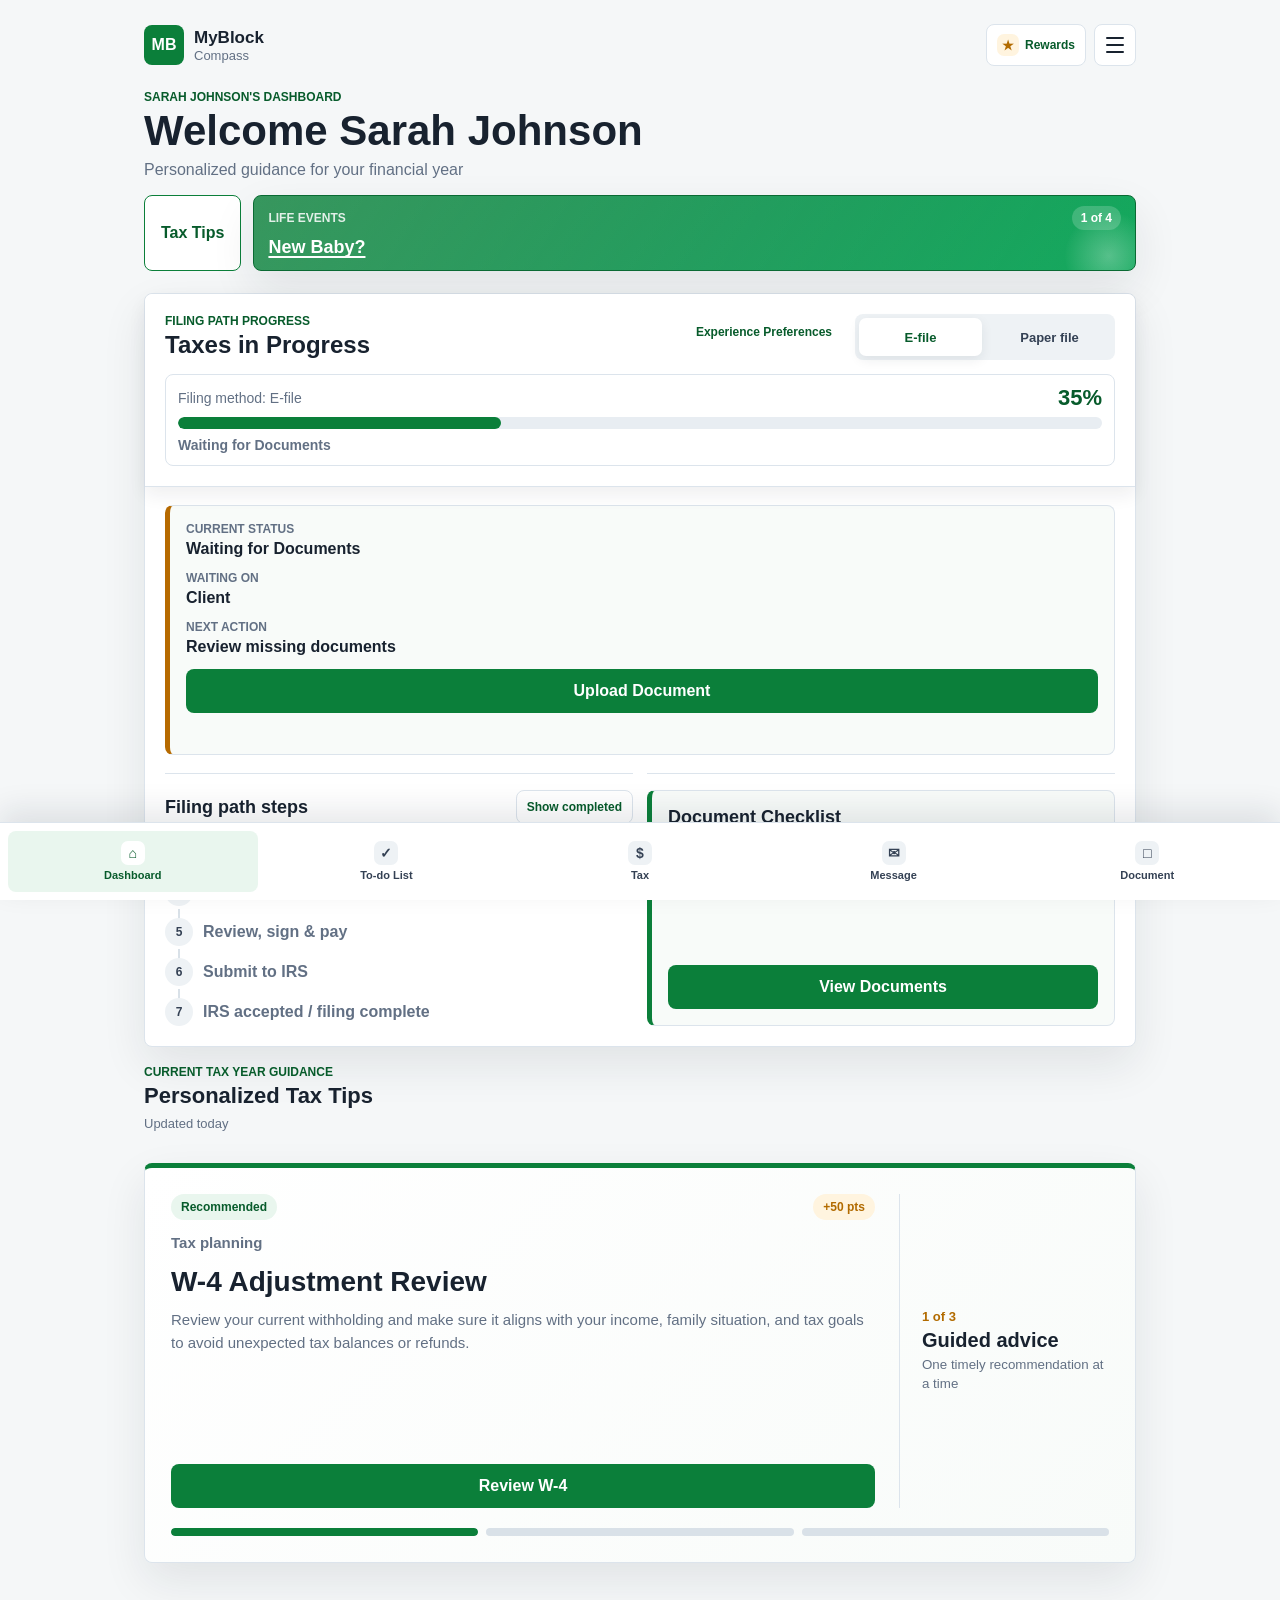
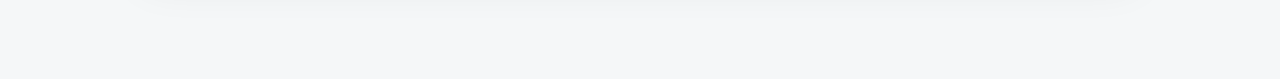
<file: index.html>
<!DOCTYPE html>
<html lang="en">
<head>
  <meta charset="UTF-8">
  <meta name="viewport" content="width=device-width, initial-scale=1.0">
  <title>MyBlock Compass</title>
  <link rel="stylesheet" href="style.css?v=3">
</head>
<body>
  <div class="app-shell">
    <nav class="bottom-nav" aria-label="Primary navigation">
      <button class="nav-item active" data-section="Dashboard">
        <span class="nav-icon">⌂</span>
        <span>Dashboard</span>
      </button>
      <button class="nav-item" data-section="To-do List">
        <span class="nav-icon">✓</span>
        <span>To-do List</span>
      </button>
      <button class="nav-item" data-section="Tax">
        <span class="nav-icon">$</span>
        <span>Tax</span>
      </button>
      <button class="nav-item" data-section="Message">
        <span class="nav-icon">✉</span>
        <span>Message</span>
      </button>
      <button class="nav-item" data-section="Document">
        <span class="nav-icon">□</span>
        <span>Document</span>
      </button>
    </nav>

    <main class="dashboard">
      <header class="app-header">
        <div class="brand">
          <div class="brand-mark">MB</div>
          <div>
            <p class="brand-name">MyBlock</p>
            <p class="brand-subtitle">Compass</p>
          </div>
        </div>
        <div class="header-menu">
          <button class="rewards-shortcut" id="rewardsShortcut" type="button" aria-label="Open rewards">
            <span class="rewards-icon">★</span>
            <span>Rewards</span>
          </button>
          <button class="hamburger-button" id="hamburgerButton" type="button" aria-label="Open menu" aria-expanded="false" aria-controls="hamburgerMenu">
            <span></span>
            <span></span>
            <span></span>
          </button>
          <div class="hamburger-menu" id="hamburgerMenu" hidden>
            <button class="menu-profile menu-item active" type="button" data-menu-section="Account">
              <span class="avatar">SJ</span>
              <span class="menu-profile-copy">
                <span class="menu-profile-label">Account</span>
                <strong>Sarah Johnson</strong>
                <span>Married • 2 children • employee</span>
              </span>
            </button>
            <button class="menu-item" type="button" data-menu-section="Filing Path">Filing Path</button>
            <button class="menu-item" type="button" data-menu-section="Checklist">Checklist</button>
            <button class="menu-item" type="button" data-menu-section="Document">Document</button>
            <button class="menu-item" type="button" data-menu-section="Financial">Financial</button>
            <p class="menu-status" id="menuStatus">Account selected</p>
          </div>
        </div>
      </header>

      <div class="page-view active" id="dashboardPage" data-page="Dashboard">
      <section class="dashboard-header">
        <div class="dashboard-header-copy">
          <p class="eyebrow" id="dashboardEyebrow">Sarah Johnson's dashboard</p>
          <h1 id="dashboardWelcome">Welcome Sarah Johnson</h1>
          <p class="subtitle">Personalized guidance for your financial year</p>
          <div class="dashboard-header-actions">
            <button class="tax-tips-shortcut" id="taxTipsShortcut" type="button" aria-controls="personalizedRecommendations">
              Tax Tips
            </button>
            <aside class="life-events-banner" aria-label="Life events">
              <div class="life-events-banner-topline">
                <span class="life-events-kicker">Life events</span>
                <span class="life-events-status" id="lifeEventsStatus">1 of 4</span>
              </div>
              <button class="life-events-link life-events-link-main" id="lifeEventsLink" type="button">New Baby?</button>
            </aside>
          </div>
        </div>
      </section>

      <div class="dashboard-grid">
        <section class="primary-content" aria-labelledby="recommendations-title">
          <section class="filing-progress-card" aria-labelledby="filing-progress-title">
            <div class="filing-progress-sticky">
              <div class="filing-progress-header">
                <div class="filing-title-area">
                  <div>
                    <p class="eyebrow">Filing path progress</p>
                    <h2 id="filing-progress-title">Taxes in Progress</h2>
                  </div>
                  <button class="experience-preferences-link" id="experiencePreferencesToggle" type="button" aria-expanded="false" aria-controls="experienceSetup">Experience Preferences</button>
                </div>
                <div class="scenario-toggle" aria-label="Choose filing scenario">
                  <button class="scenario-button active" type="button" data-scenario="efile">E-file</button>
                  <button class="scenario-button" type="button" data-scenario="paper">Paper file</button>
                </div>
              </div>

              <div class="progress-summary">
                <div class="progress-topline">
                  <span id="filingMethod">Filing method: E-file</span>
                  <strong id="filingProgressPercent">35%</strong>
                </div>
                <div class="filing-progress-track" aria-label="Tax filing progress">
                  <div class="filing-progress-fill" id="filingProgressFill"></div>
                </div>
                <p id="filingCurrentStage">Waiting for Documents</p>
              </div>
            </div>

            <section class="experience-setup-card" id="experienceSetup" hidden aria-labelledby="experience-setup-title">
              <div class="experience-setup-header">
                <div>
                  <p class="eyebrow">Personalize your experience</p>
                  <h2 id="experience-setup-title">Client Experience Setup</h2>
                </div>
                <button class="panel-close-button" id="closeExperienceSetup" type="button">Close</button>
                <p class="experience-tagline">Setting your filing experience—your way.</p>
                <p class="experience-intro">Help us understand how you want to communicate, review, and plan this tax season.</p>
              </div>
              <div id="experienceSetupContent"></div>
            </section>

            <div class="current-status-card">
              <div>
                <span>Current Status</span>
                <strong id="filingCurrentStatus">Waiting for Documents</strong>
              </div>
              <div>
                <span>Waiting On</span>
                <strong id="filingWaitingOn">Client</strong>
              </div>
              <div>
                <span>Next Action</span>
                <strong id="filingNextAction">Review missing documents</strong>
              </div>
              <button class="primary-button" id="filingCta" type="button">Upload Document</button>
              <p class="filing-status-message" id="filingStatusMessage"></p>
            </div>

            <div class="filing-detail-grid">
              <section class="filing-detail-section" aria-labelledby="filing-steps-title">
                <div class="filing-section-header">
                  <h3 id="filing-steps-title">Filing path steps</h3>
                  <button class="completed-toggle" id="completedStepsToggle" type="button">Show completed</button>
                </div>
                <ol class="filing-stepper" id="filingSteps"></ol>
              </section>

              <section class="filing-detail-section" aria-labelledby="document-checklist-title">
                <div class="document-summary-card">
                  <div>
                    <h3 id="document-checklist-title">Document Checklist</h3>
                    <p id="documentReceivedSummary">3 of 5 documents received</p>
                    <p id="documentMissingSummary">2 documents missing</p>
                  </div>
                  <button class="primary-button compact-button" id="viewDocumentsCta" type="button">View Documents</button>
                </div>
              </section>
            </div>
          </section>

          <div class="section-heading" id="personalizedRecommendations">
            <div>
              <p class="eyebrow">Current tax year guidance</p>
              <h2 id="recommendations-title">Personalized Tax Tips</h2>
            </div>
            <span class="freshness">Updated today</span>
          </div>

          <section class="recommendation-carousel" aria-label="Personalized recommendation carousel">
            <article class="carousel-banner" id="recommendationBanner">
              <div class="carousel-copy">
                <div class="card-topline">
                  <span class="priority-label" id="recommendationPriority">High priority</span>
                  <span class="points" id="recommendationPoints">+75 pts</span>
                </div>
                <p class="recommendation-kicker" id="recommendationKicker">Most relevant next step</p>
                <h3 id="recommendationTitle">529 Education Savings Guidance</h3>
                <p id="recommendationDescription">Explore whether a state-sponsored education savings plan could help you prepare for future school costs while keeping tax benefits in view.</p>
                <button class="primary-button" id="recommendationCta" type="button">Learn about 529 plans</button>
              </div>
              <div class="carousel-context" aria-hidden="true">
                <span id="recommendationIndex">1 of 3</span>
                <strong>Guided advice</strong>
                <small>One timely recommendation at a time</small>
              </div>
              <div class="carousel-progress" id="recommendationProgress" aria-label="Choose a recommendation"></div>
            </article>
          </section>

        </section>
      </div>
      </div>

      <section class="page-view todo-page" id="todoPage" data-page="To-do List" hidden aria-labelledby="todo-title">
        <div class="page-title-row">
          <div>
            <p class="eyebrow">Task tracker</p>
            <h1 id="todo-title">To-do List</h1>
            <p class="subtitle"></p>
          </div>
          <div class="document-count-card">
            <strong id="todoProgressSummary">0 of 0</strong>
            <span>completed</span>
          </div>
        </div>

        <div class="required-documents-card">
          <div class="required-documents-header">
            <h2></h2>
            <span id="todoRemainingSummary">0 remaining</span>
          </div>
          <ul class="checklist-selection-list" id="todoListItems"></ul>
        </div>
      </section>

      <section class="page-view message-page" id="messagePage" data-page="Message" hidden aria-labelledby="message-title">
        <div class="page-title-row">
          <div>
            <p class="eyebrow">Tax pro support</p>
            <h1 id="message-title">Write message to your tax pro</h1>
            <p class="subtitle">Choose a topic to help route your question faster.</p>
          </div>
        </div>

        <div class="required-documents-card message-card">
          <div class="message-bubble">
            <label class="message-label" for="messageTopicSelect">Select a message topic</label>
            <div class="message-select-wrap">
              <select id="messageTopicSelect" class="message-topic-select">
                <option value="">Choose a topic</option>
                <option>Tax Status</option>
                <option>Refund Status</option>
                <option>Payment Plans</option>
                <option>Tax Balance Due</option>
                <option>IRS Letters</option>
                <option>Tax Prep Fees</option>
                <option>Document Checklist</option>
                <option>Missing Documents</option>
                <option>Estimated Taxes</option>
                <option>Tax Deductions</option>
                <option>Business Taxes</option>
                <option>Appointment Request</option>
                <option>Client Portal Help</option>
                <option>Audit Support</option>
                <option>Tax Return Copies</option>
              </select>
            </div>
          </div>
        </div>
      </section>

      <section class="page-view document-page" id="documentPage" data-page="Document" hidden aria-labelledby="documents-title">
        <div class="document-center-header">
          <h1 id="documents-title">Document Center</h1>
          <div class="scenario-toggle document-mode-toggle" aria-label="Choose document mode">
            <button class="scenario-button active" type="button" data-document-mode="upload" aria-pressed="true">Upload</button>
            <button class="scenario-button" type="button" data-document-mode="browse" aria-pressed="false">Browse</button>
          </div>
        </div>

        <section id="uploadDocumentsPanel" aria-labelledby="upload-documents-title">
          <div class="document-mode-heading">
            <h2 id="upload-documents-title">Required Documents</h2>
            <p class="subtitle">Upload missing tax documents and track what has been received.</p>
          </div>

          <div class="tax-year-toggle" id="taxYearToggle" aria-label="Select tax year"></div>

          <div class="required-documents-card">
            <div class="required-documents-header">
              <h2>Required Documents</h2>
              <span id="documentPageMissingSummary">2 missing</span>
            </div>
            <ul class="required-document-list" id="requiredDocumentList"></ul>
          </div>
        </section>

        <section id="browseDocumentsPanel" hidden aria-labelledby="browse-documents-title">
          <div class="document-mode-heading">
            <h2 id="browse-documents-title">Document History</h2>
            <p class="subtitle">View tax documents and records from previous years.</p>
          </div>
          <div class="document-history" id="documentHistory"></div>
        </section>
      </section>
    </main>

    <dialog class="upload-modal" id="uploadModal" aria-labelledby="upload-modal-title">
      <form method="dialog" class="upload-dialog">
        <div>
          <p class="eyebrow">Upload document</p>
          <h2 id="upload-modal-title">Upload 1095-A</h2>
          <p id="uploadModalDescription">Choose a file to mark this document as received.</p>
        </div>
        <label class="file-picker">
          <span>Choose file</span>
          <input id="documentFileInput" type="file">
        </label>
        <p class="selected-file" id="selectedFileName">No file selected</p>
        <div class="modal-actions">
          <button class="secondary-button" id="cancelUpload" type="button">Cancel</button>
          <button class="primary-button" id="confirmUpload" type="button" disabled>Upload</button>
        </div>
      </form>
    </dialog>

    <dialog class="upload-modal task-confirmation-modal" id="taskConfirmationModal" aria-labelledby="task-confirmation-title">
      <div class="upload-dialog task-confirmation-dialog">
        <div>
          <p class="eyebrow">Confirm completion</p>
          <h2 id="task-confirmation-title">Have you sent this item to your tax pro?</h2>
          <p id="taskConfirmationDescription"></p>
        </div>
        <div class="modal-actions">
          <button class="secondary-button" id="cancelTaskCompletionButton" type="button">No</button>
          <button class="primary-button" id="confirmTaskCompletionButton" type="button">Yes</button>
        </div>
      </div>
    </dialog>
  </div>

  <script src="script.js"></script>
</body>
</html>
</file>
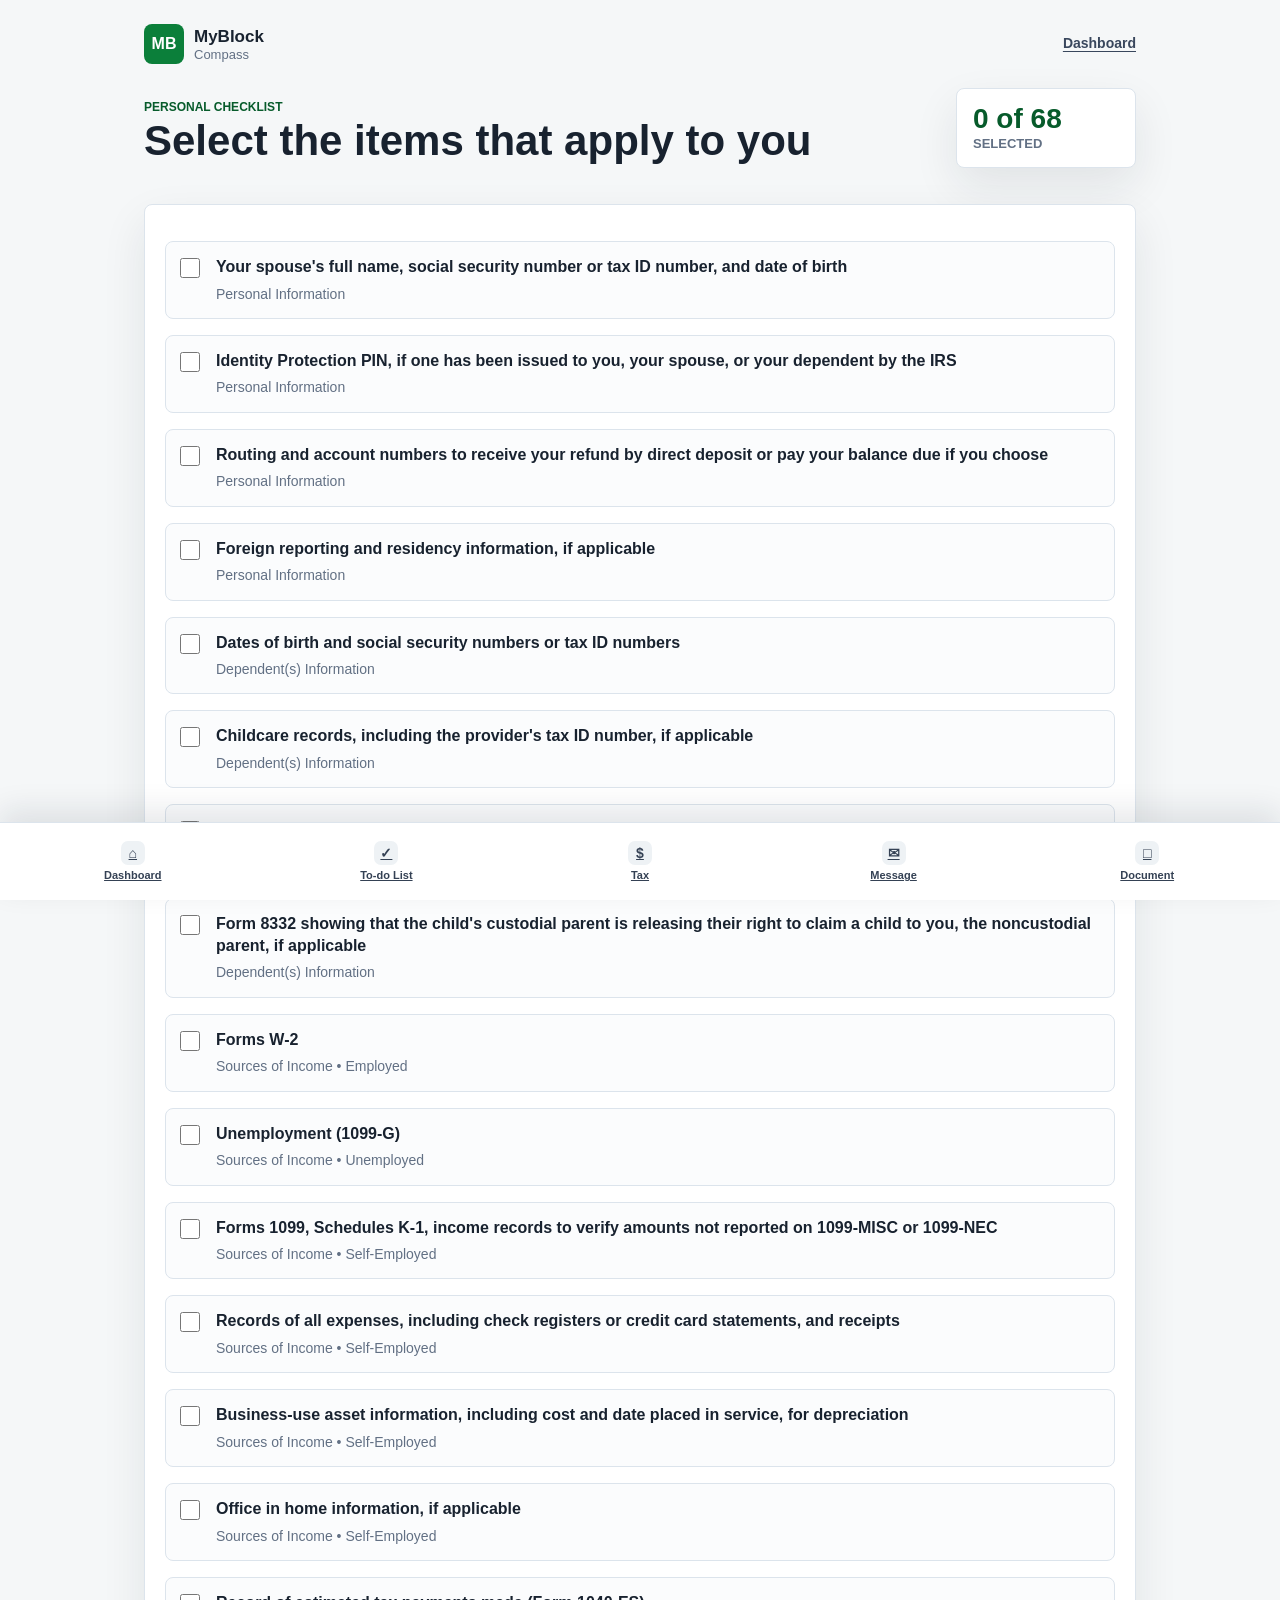
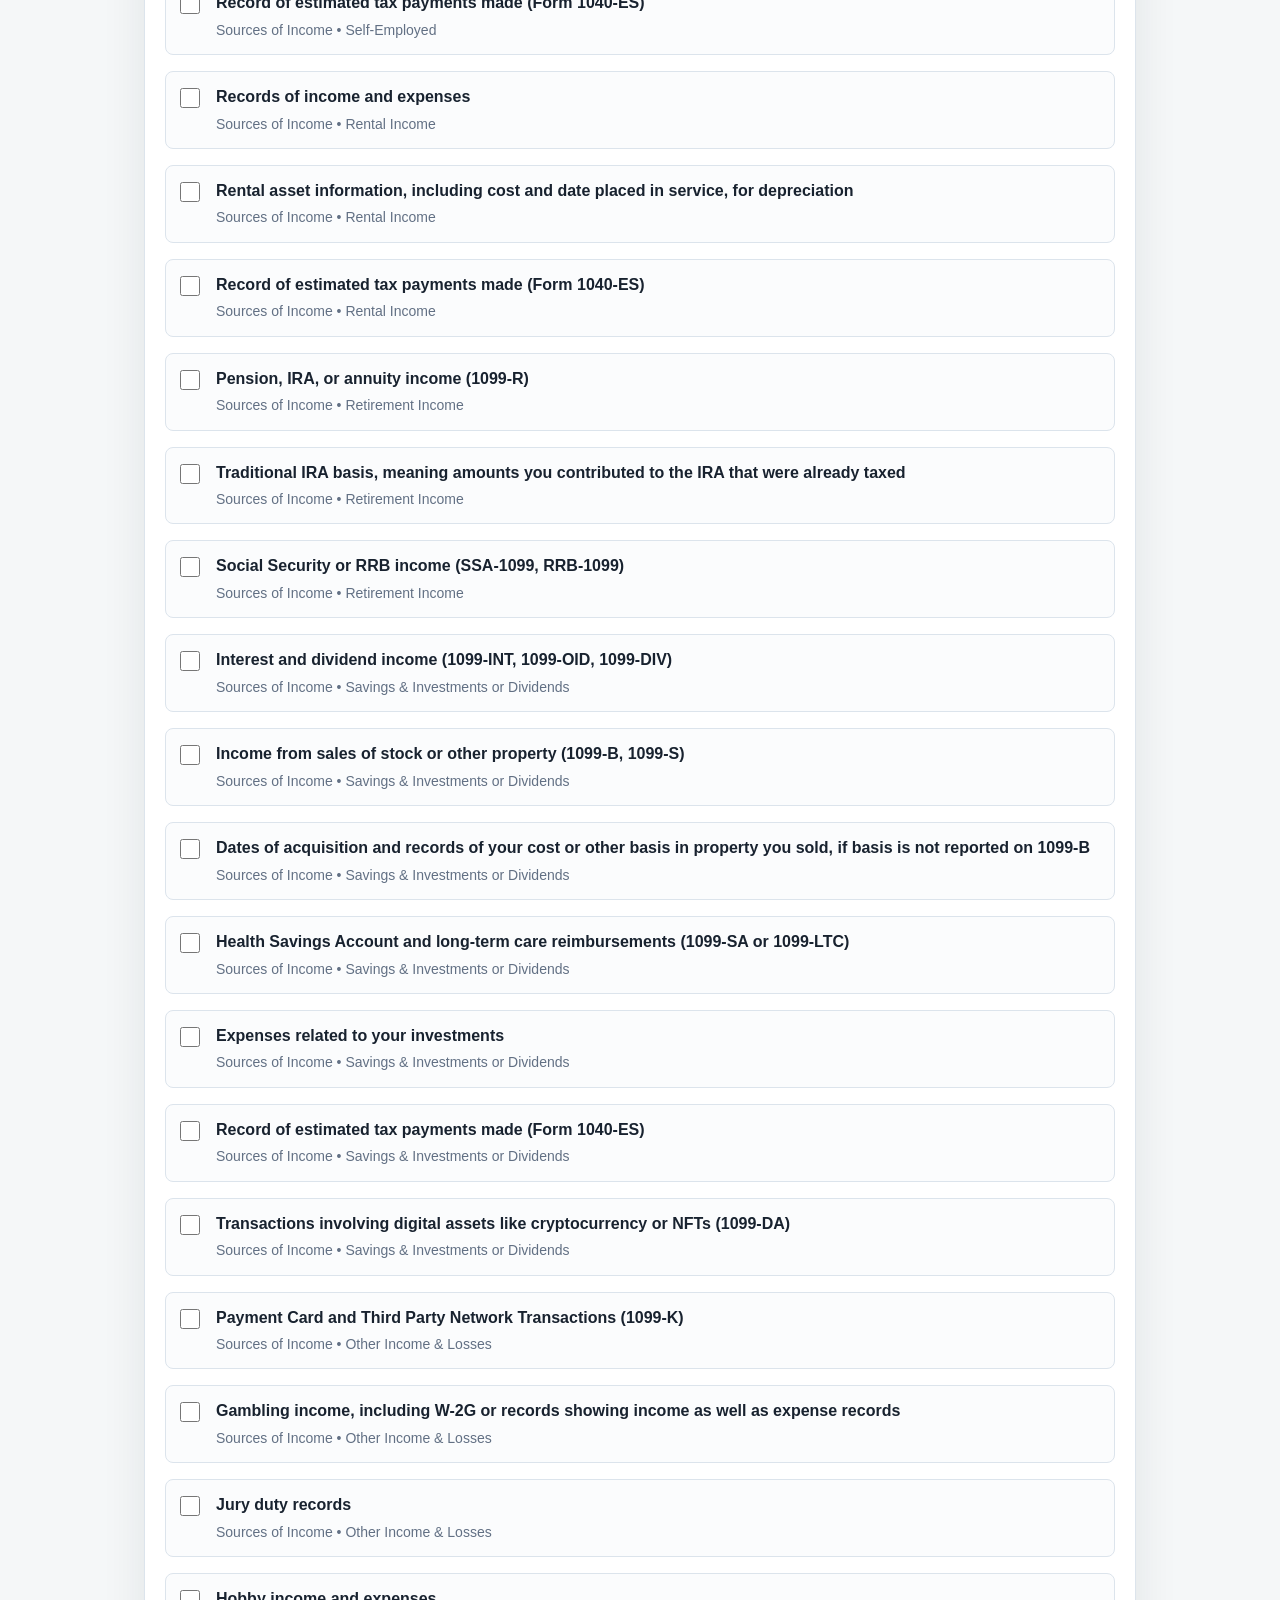
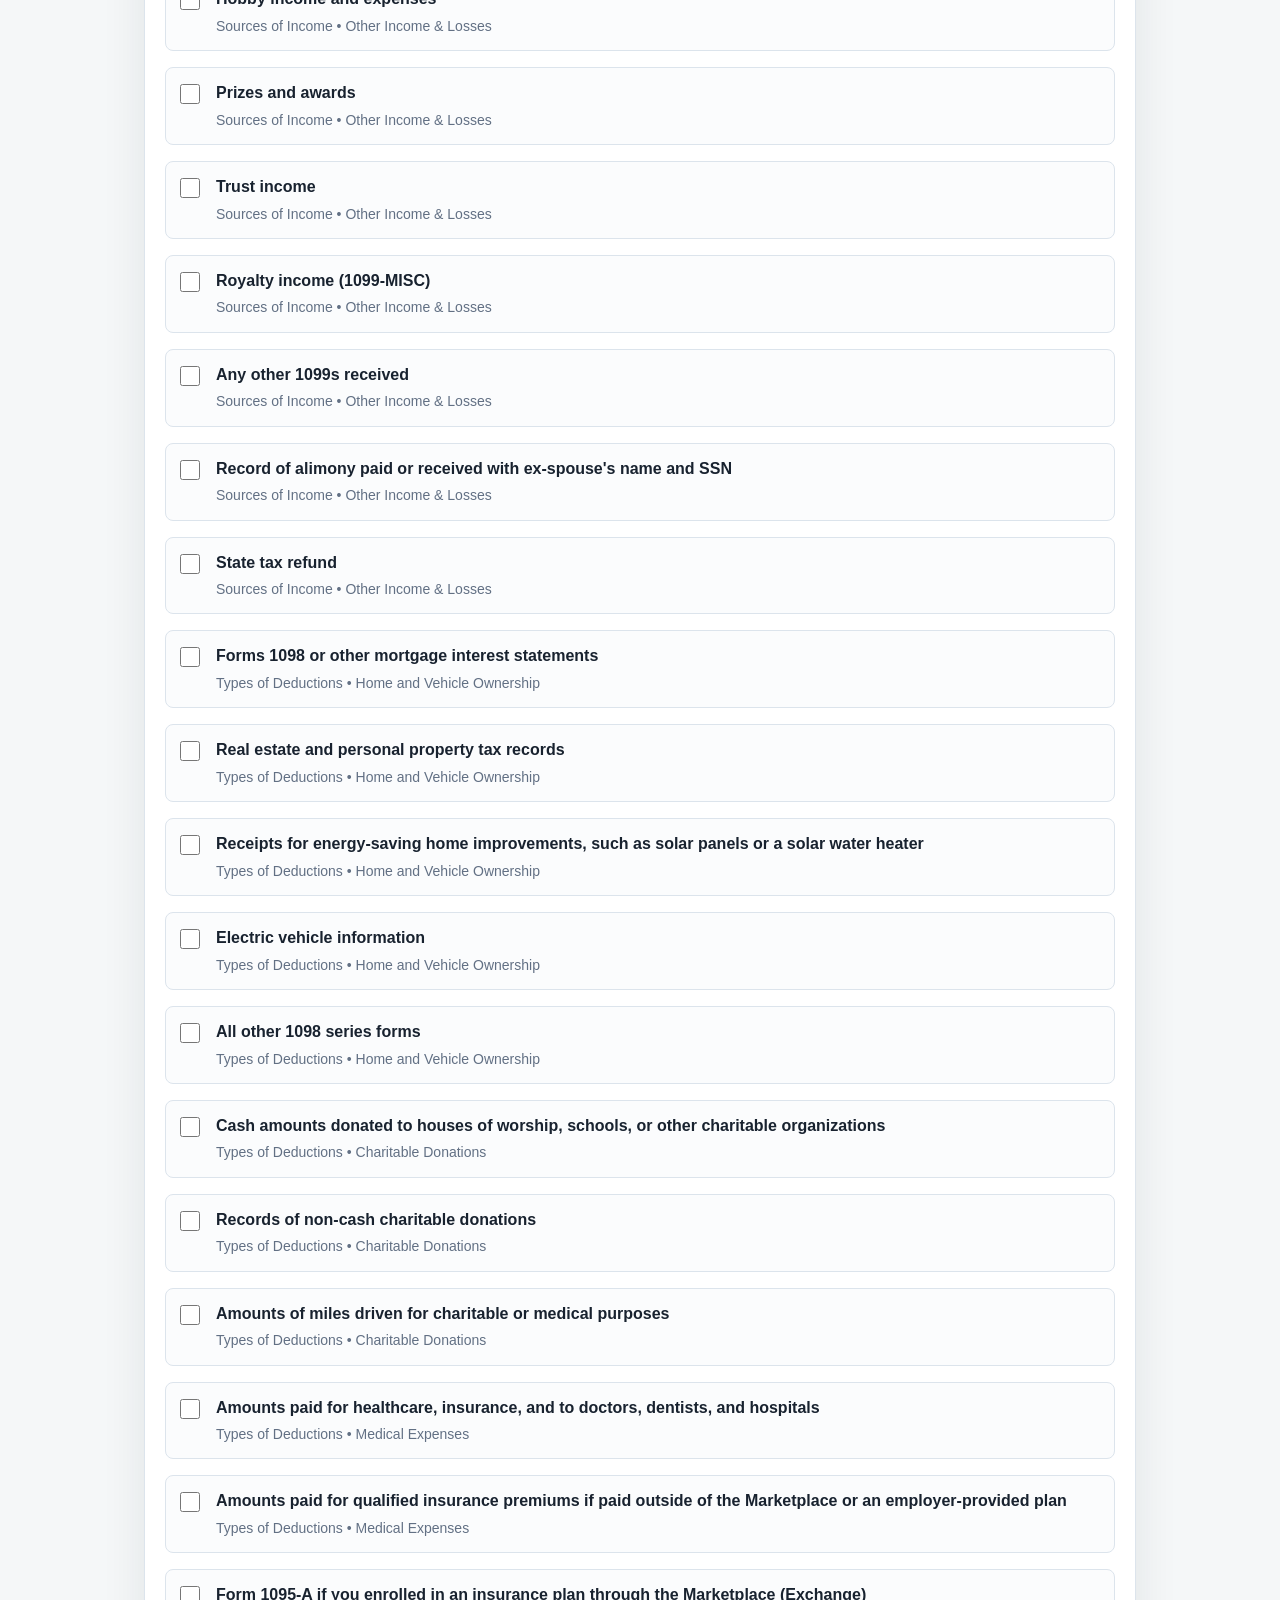
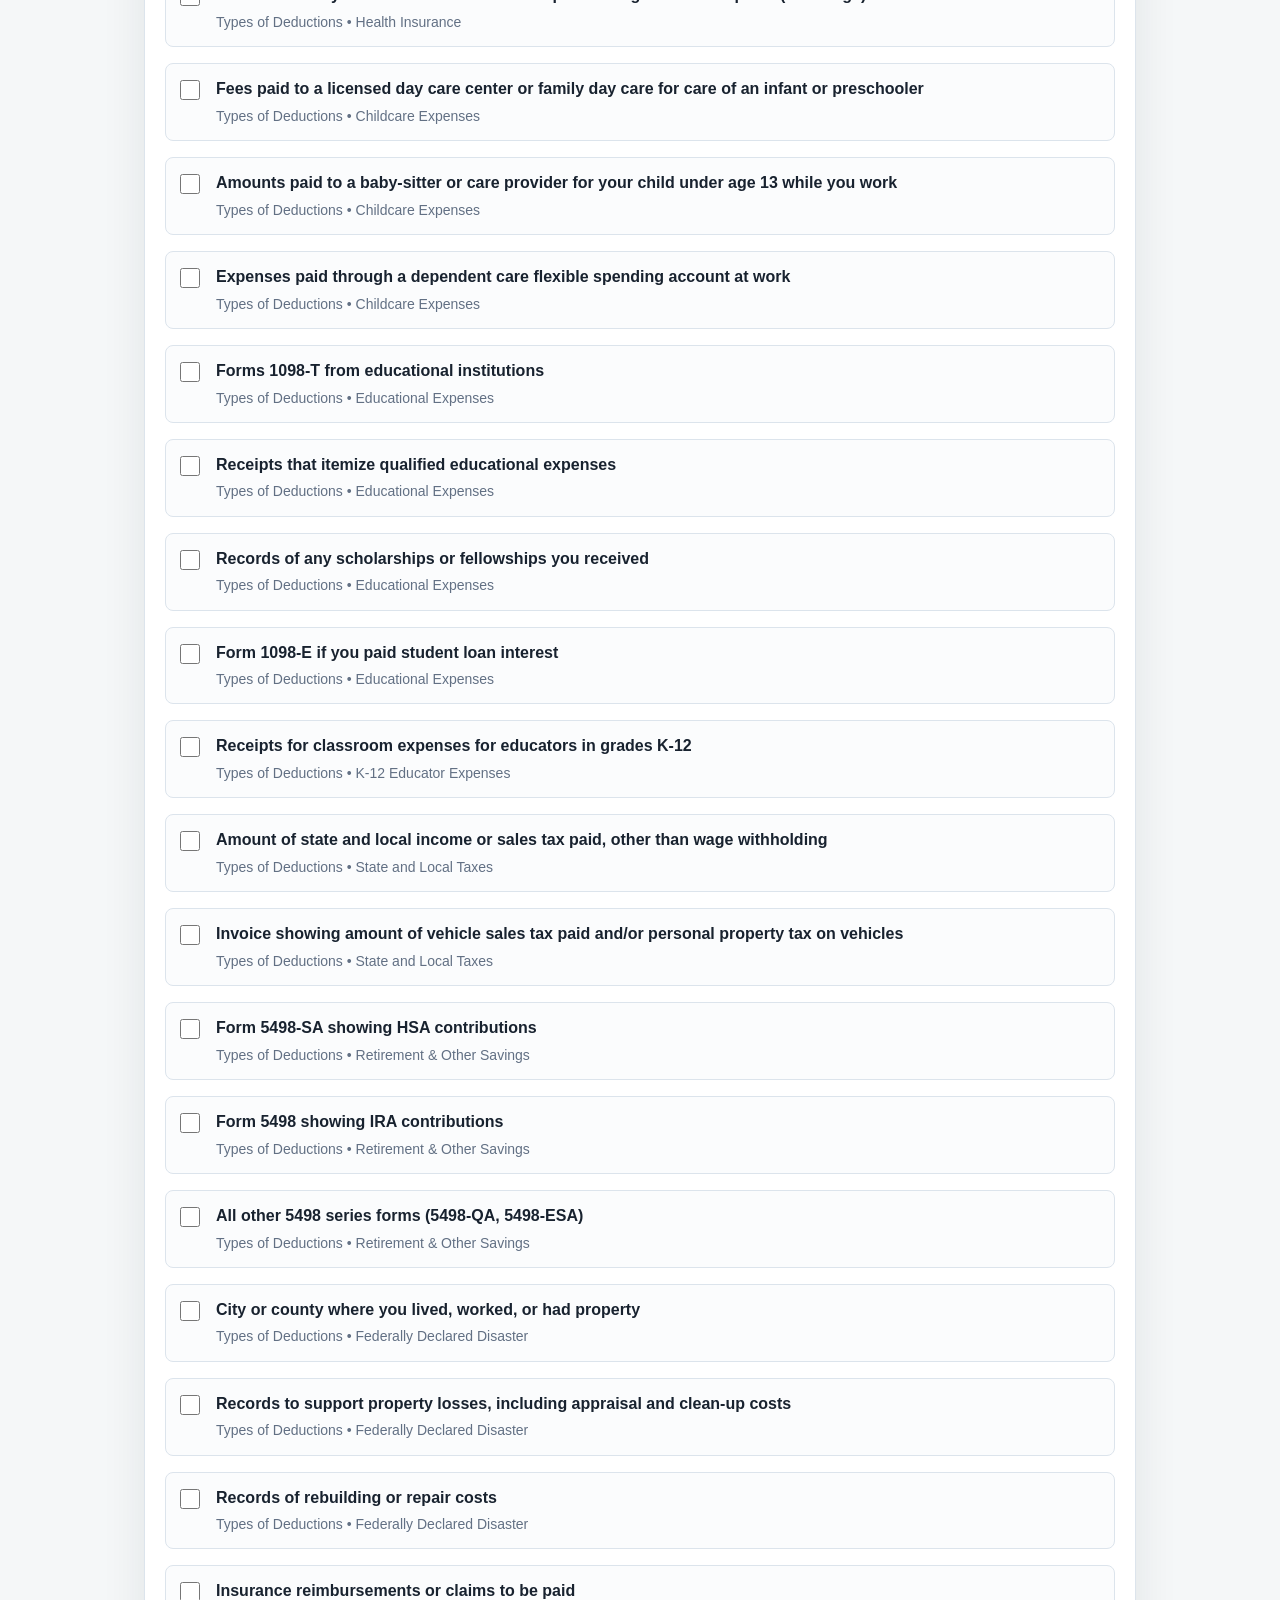
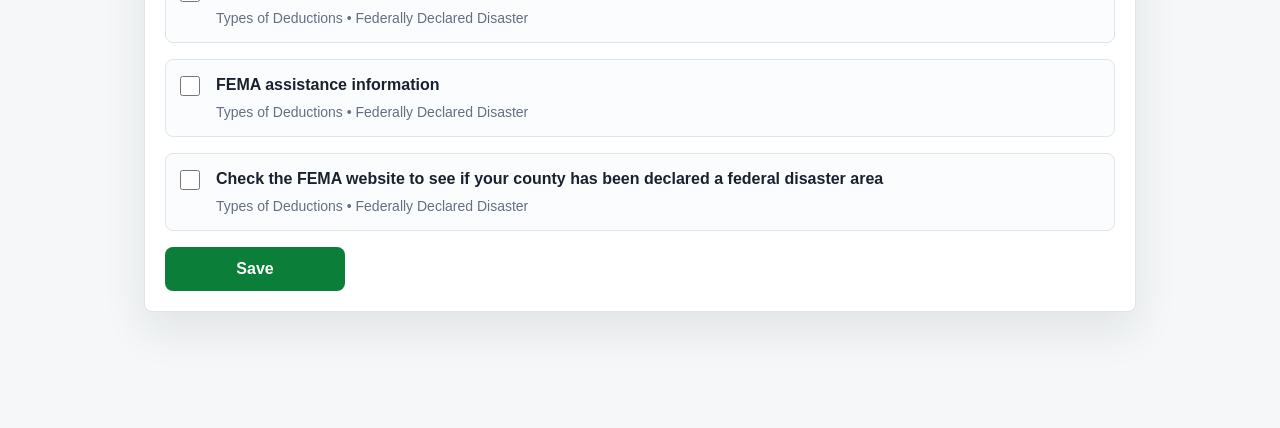
<file: checklist.html>
<!DOCTYPE html>
<html lang="en">
<head>
	<meta charset="UTF-8">
	<meta name="viewport" content="width=device-width, initial-scale=1.0">
	<title>MyBlock Compass Checklist</title>
	<link rel="stylesheet" href="style.css?v=4">
</head>
<body>
	<div class="app-shell">
		<main class="dashboard checklist-dashboard">
			<header class="app-header">
				<div class="brand">
					<div class="brand-mark">MB</div>
					<div>
						<p class="brand-name">MyBlock</p>
						<p class="brand-subtitle">Compass</p>
					</div>
				</div>
				<a class="checklist-home-link" href="index.html" aria-label="Back to dashboard">Dashboard</a>
			</header>

			<section class="page-view active checklist-page" aria-labelledby="checklist-title">
				<div class="page-title-row">
					<div>
						<p class="eyebrow">Personal checklist</p>
						<h1 id="checklist-title">Select the items that apply to you</h1>
						<p class="subtitle" id="checklistSubtitle"></p>
					</div>
					<div class="document-count-card checklist-count-card">
						<strong id="checklistCountValue">0 of 12</strong>
						<span id="checklistCountLabel">selected</span>
					</div>
				</div>

				<section class="required-documents-card checklist-flow-card" aria-labelledby="checklist-stage-title">
					<div class="required-documents-header">
						<h2 id="checklist-stage-title"></h2>
						<span id="checklistStageStatus"></span>
					</div>

					<p class="checklist-helper" id="checklistHelper"></p>

					<form id="checklistSelectionForm" class="checklist-form">
						<ul class="checklist-selection-list" id="checklistSelectionList"></ul>

						<div class="checklist-actions">
							<button class="primary-button" id="submitChecklistButton" type="submit">Save</button>
						</div>
					</form>
				</section>
			</section>
		</main>

		<nav class="bottom-nav" aria-label="Primary navigation">
			<a class="nav-item" href="index.html">
				<span class="nav-icon">⌂</span>
				<span>Dashboard</span>
			</a>
			<a class="nav-item" href="index.html#todo-list">
				<span class="nav-icon">✓</span>
				<span>To-do List</span>
			</a>
			<a class="nav-item" href="index.html">
				<span class="nav-icon">$</span>
				<span>Tax</span>
			</a>
			<a class="nav-item" href="index.html">
				<span class="nav-icon">✉</span>
				<span>Message</span>
			</a>
			<a class="nav-item" href="index.html">
				<span class="nav-icon">□</span>
				<span>Document</span>
			</a>
		</nav>
	</div>

	<script>
		const CHECKLIST_STORAGE_KEY = "myblockChecklistState";
		const TODO_LIST_STORAGE_KEY = "myblockTodoItems";
		const checklistItems = [
			{ id: "personal-spouse", group: "Personal Information", label: "Your spouse's full name, social security number or tax ID number, and date of birth" },
			{ id: "personal-pin", group: "Personal Information", label: "Identity Protection PIN, if one has been issued to you, your spouse, or your dependent by the IRS" },
			{ id: "personal-routing", group: "Personal Information", label: "Routing and account numbers to receive your refund by direct deposit or pay your balance due if you choose" },
			{ id: "personal-foreign", group: "Personal Information", label: "Foreign reporting and residency information, if applicable" },
			{ id: "dependents-dob", group: "Dependent(s) Information", label: "Dates of birth and social security numbers or tax ID numbers" },
			{ id: "dependents-childcare", group: "Dependent(s) Information", label: "Childcare records, including the provider's tax ID number, if applicable" },
			{ id: "dependents-income", group: "Dependent(s) Information", label: "Income of dependents and of other adults in your home" },
			{ id: "dependents-8332", group: "Dependent(s) Information", label: "Form 8332 showing that the child's custodial parent is releasing their right to claim a child to you, the noncustodial parent, if applicable" },
			{ id: "income-w2", group: "Sources of Income", subgroup: "Employed", label: "Forms W-2" },
			{ id: "income-unemployment", group: "Sources of Income", subgroup: "Unemployed", label: "Unemployment (1099-G)" },
			{ id: "self-employed-1099", group: "Sources of Income", subgroup: "Self-Employed", label: "Forms 1099, Schedules K-1, income records to verify amounts not reported on 1099-MISC or 1099-NEC" },
			{ id: "self-employed-expenses", group: "Sources of Income", subgroup: "Self-Employed", label: "Records of all expenses, including check registers or credit card statements, and receipts" },
			{ id: "self-employed-assets", group: "Sources of Income", subgroup: "Self-Employed", label: "Business-use asset information, including cost and date placed in service, for depreciation" },
			{ id: "self-employed-home-office", group: "Sources of Income", subgroup: "Self-Employed", label: "Office in home information, if applicable" },
			{ id: "self-employed-estimated-tax", group: "Sources of Income", subgroup: "Self-Employed", label: "Record of estimated tax payments made (Form 1040-ES)" },
			{ id: "rental-income-records", group: "Sources of Income", subgroup: "Rental Income", label: "Records of income and expenses" },
			{ id: "rental-income-assets", group: "Sources of Income", subgroup: "Rental Income", label: "Rental asset information, including cost and date placed in service, for depreciation" },
			{ id: "rental-income-estimated-tax", group: "Sources of Income", subgroup: "Rental Income", label: "Record of estimated tax payments made (Form 1040-ES)" },
			{ id: "retirement-1099r", group: "Sources of Income", subgroup: "Retirement Income", label: "Pension, IRA, or annuity income (1099-R)" },
			{ id: "retirement-basis", group: "Sources of Income", subgroup: "Retirement Income", label: "Traditional IRA basis, meaning amounts you contributed to the IRA that were already taxed" },
			{ id: "retirement-ssa", group: "Sources of Income", subgroup: "Retirement Income", label: "Social Security or RRB income (SSA-1099, RRB-1099)" },
			{ id: "investments-interest", group: "Sources of Income", subgroup: "Savings & Investments or Dividends", label: "Interest and dividend income (1099-INT, 1099-OID, 1099-DIV)" },
			{ id: "investments-sales", group: "Sources of Income", subgroup: "Savings & Investments or Dividends", label: "Income from sales of stock or other property (1099-B, 1099-S)" },
			{ id: "investments-basis", group: "Sources of Income", subgroup: "Savings & Investments or Dividends", label: "Dates of acquisition and records of your cost or other basis in property you sold, if basis is not reported on 1099-B" },
			{ id: "investments-hsa", group: "Sources of Income", subgroup: "Savings & Investments or Dividends", label: "Health Savings Account and long-term care reimbursements (1099-SA or 1099-LTC)" },
			{ id: "investments-expenses", group: "Sources of Income", subgroup: "Savings & Investments or Dividends", label: "Expenses related to your investments" },
			{ id: "investments-estimated-tax", group: "Sources of Income", subgroup: "Savings & Investments or Dividends", label: "Record of estimated tax payments made (Form 1040-ES)" },
			{ id: "investments-digital-assets", group: "Sources of Income", subgroup: "Savings & Investments or Dividends", label: "Transactions involving digital assets like cryptocurrency or NFTs (1099-DA)" },
			{ id: "other-income-1099k", group: "Sources of Income", subgroup: "Other Income & Losses", label: "Payment Card and Third Party Network Transactions (1099-K)" },
			{ id: "other-income-gambling", group: "Sources of Income", subgroup: "Other Income & Losses", label: "Gambling income, including W-2G or records showing income as well as expense records" },
			{ id: "other-income-jury", group: "Sources of Income", subgroup: "Other Income & Losses", label: "Jury duty records" },
			{ id: "other-income-hobby", group: "Sources of Income", subgroup: "Other Income & Losses", label: "Hobby income and expenses" },
			{ id: "other-income-prizes", group: "Sources of Income", subgroup: "Other Income & Losses", label: "Prizes and awards" },
			{ id: "other-income-trust", group: "Sources of Income", subgroup: "Other Income & Losses", label: "Trust income" },
			{ id: "other-income-royalty", group: "Sources of Income", subgroup: "Other Income & Losses", label: "Royalty income (1099-MISC)" },
			{ id: "other-income-other-1099s", group: "Sources of Income", subgroup: "Other Income & Losses", label: "Any other 1099s received" },
			{ id: "other-income-alimony", group: "Sources of Income", subgroup: "Other Income & Losses", label: "Record of alimony paid or received with ex-spouse's name and SSN" },
			{ id: "other-income-state-refund", group: "Sources of Income", subgroup: "Other Income & Losses", label: "State tax refund" },
			{ id: "deductions-mortgage", group: "Types of Deductions", subgroup: "Home and Vehicle Ownership", label: "Forms 1098 or other mortgage interest statements" },
			{ id: "deductions-property-tax", group: "Types of Deductions", subgroup: "Home and Vehicle Ownership", label: "Real estate and personal property tax records" },
			{ id: "deductions-energy", group: "Types of Deductions", subgroup: "Home and Vehicle Ownership", label: "Receipts for energy-saving home improvements, such as solar panels or a solar water heater" },
			{ id: "deductions-ev", group: "Types of Deductions", subgroup: "Home and Vehicle Ownership", label: "Electric vehicle information" },
			{ id: "deductions-other-1098", group: "Types of Deductions", subgroup: "Home and Vehicle Ownership", label: "All other 1098 series forms" },
			{ id: "charity-cash", group: "Types of Deductions", subgroup: "Charitable Donations", label: "Cash amounts donated to houses of worship, schools, or other charitable organizations" },
			{ id: "charity-noncash", group: "Types of Deductions", subgroup: "Charitable Donations", label: "Records of non-cash charitable donations" },
			{ id: "charity-mileage", group: "Types of Deductions", subgroup: "Charitable Donations", label: "Amounts of miles driven for charitable or medical purposes" },
			{ id: "medical-healthcare", group: "Types of Deductions", subgroup: "Medical Expenses", label: "Amounts paid for healthcare, insurance, and to doctors, dentists, and hospitals" },
			{ id: "medical-premiums", group: "Types of Deductions", subgroup: "Medical Expenses", label: "Amounts paid for qualified insurance premiums if paid outside of the Marketplace or an employer-provided plan" },
			{ id: "insurance-1095a", group: "Types of Deductions", subgroup: "Health Insurance", label: "Form 1095-A if you enrolled in an insurance plan through the Marketplace (Exchange)" },
			{ id: "childcare-daycare", group: "Types of Deductions", subgroup: "Childcare Expenses", label: "Fees paid to a licensed day care center or family day care for care of an infant or preschooler" },
			{ id: "childcare-babysitter", group: "Types of Deductions", subgroup: "Childcare Expenses", label: "Amounts paid to a baby-sitter or care provider for your child under age 13 while you work" },
			{ id: "childcare-fsa", group: "Types of Deductions", subgroup: "Childcare Expenses", label: "Expenses paid through a dependent care flexible spending account at work" },
			{ id: "education-1098t", group: "Types of Deductions", subgroup: "Educational Expenses", label: "Forms 1098-T from educational institutions" },
			{ id: "education-receipts", group: "Types of Deductions", subgroup: "Educational Expenses", label: "Receipts that itemize qualified educational expenses" },
			{ id: "education-scholarships", group: "Types of Deductions", subgroup: "Educational Expenses", label: "Records of any scholarships or fellowships you received" },
			{ id: "education-1098e", group: "Types of Deductions", subgroup: "Educational Expenses", label: "Form 1098-E if you paid student loan interest" },
			{ id: "educator-classroom", group: "Types of Deductions", subgroup: "K-12 Educator Expenses", label: "Receipts for classroom expenses for educators in grades K-12" },
			{ id: "salt-income-sales", group: "Types of Deductions", subgroup: "State and Local Taxes", label: "Amount of state and local income or sales tax paid, other than wage withholding" },
			{ id: "salt-vehicle", group: "Types of Deductions", subgroup: "State and Local Taxes", label: "Invoice showing amount of vehicle sales tax paid and/or personal property tax on vehicles" },
			{ id: "savings-hsa", group: "Types of Deductions", subgroup: "Retirement & Other Savings", label: "Form 5498-SA showing HSA contributions" },
			{ id: "savings-ira", group: "Types of Deductions", subgroup: "Retirement & Other Savings", label: "Form 5498 showing IRA contributions" },
			{ id: "savings-other-5498", group: "Types of Deductions", subgroup: "Retirement & Other Savings", label: "All other 5498 series forms (5498-QA, 5498-ESA)" },
			{ id: "disaster-location", group: "Types of Deductions", subgroup: "Federally Declared Disaster", label: "City or county where you lived, worked, or had property" },
			{ id: "disaster-losses", group: "Types of Deductions", subgroup: "Federally Declared Disaster", label: "Records to support property losses, including appraisal and clean-up costs" },
			{ id: "disaster-rebuild", group: "Types of Deductions", subgroup: "Federally Declared Disaster", label: "Records of rebuilding or repair costs" },
			{ id: "disaster-insurance", group: "Types of Deductions", subgroup: "Federally Declared Disaster", label: "Insurance reimbursements or claims to be paid" },
			{ id: "disaster-fema", group: "Types of Deductions", subgroup: "Federally Declared Disaster", label: "FEMA assistance information" },
			{ id: "disaster-website", group: "Types of Deductions", subgroup: "Federally Declared Disaster", label: "Check the FEMA website to see if your county has been declared a federal disaster area" }
		];

		const checklistItemsById = new Map(checklistItems.map((item) => [item.id, item]));

		const checklistSelectionForm = document.querySelector("#checklistSelectionForm");
		const checklistSelectionList = document.querySelector("#checklistSelectionList");
		const checklistTitle = document.querySelector("#checklist-title");
		const checklistSubtitle = document.querySelector("#checklistSubtitle");
		const checklistHelper = document.querySelector("#checklistHelper");
		const checklistCountValue = document.querySelector("#checklistCountValue");
		const checklistCountLabel = document.querySelector("#checklistCountLabel");
		const checklistStageTitle = document.querySelector("#checklist-stage-title");
		const checklistStageStatus = document.querySelector("#checklistStageStatus");
		const submitChecklistButton = document.querySelector("#submitChecklistButton");

		let checklistState = loadChecklistState();

		function loadChecklistState() {
			try {
				const savedState = JSON.parse(localStorage.getItem(CHECKLIST_STORAGE_KEY));

				if (savedState && Array.isArray(savedState.selectedItems) && Array.isArray(savedState.completedItems)) {
					return savedState;
				}
			} catch (error) {
				localStorage.removeItem(CHECKLIST_STORAGE_KEY);
			}

			return {
				mode: "selection",
				selectedItems: [],
				completedItems: []
			};
		}

		function saveChecklistState() {
			localStorage.setItem(CHECKLIST_STORAGE_KEY, JSON.stringify(checklistState));
		}

		function saveChecklistTasksToTodoList() {
			const existingTodoItems = loadTodoItems();
			const existingTodoItemsById = new Map(existingTodoItems.map((item) => [item.id, item]));
			const todoItems = checklistState.selectedItems
				.map((itemId) => checklistItemsById.get(itemId))
				.filter(Boolean)
				.map((itemData) => ({
					id: itemData.id,
					label: itemData.label,
					group: itemData.group,
					subgroup: itemData.subgroup || "",
					completed: existingTodoItemsById.get(itemData.id)?.completed || false
				}));

			localStorage.setItem(TODO_LIST_STORAGE_KEY, JSON.stringify(todoItems));
		}

		function loadTodoItems() {
			try {
				const todoItems = JSON.parse(localStorage.getItem(TODO_LIST_STORAGE_KEY));
				return Array.isArray(todoItems) ? todoItems : [];
			} catch (error) {
				localStorage.removeItem(TODO_LIST_STORAGE_KEY);
				return [];
			}
		}

		function updateSelectionCount() {
			const selectedCount = checklistSelectionForm.querySelectorAll("input[type='checkbox']:checked").length;
			checklistCountValue.textContent = `${selectedCount} of ${checklistItems.length}`;
			checklistCountLabel.textContent = "selected";
		}

		function renderSelectionMode() {
			checklistState.mode = "selection";
			document.title = "MyBlock Compass Checklist";
			checklistTitle.textContent = "Select the items that apply to you";
			checklistSubtitle.textContent = "";
			checklistHelper.textContent = "";
			checklistStageTitle.textContent = "";
			checklistStageStatus.textContent = "";
			submitChecklistButton.textContent = "Save";
			submitChecklistButton.hidden = false;

			checklistSelectionList.innerHTML = "";

			checklistItems.forEach((itemData, index) => {
				const listItem = document.createElement("li");
				listItem.className = "checklist-choice-item";

				const label = document.createElement("label");
				label.className = "checklist-choice-label";
				label.setAttribute("for", `checklist-item-${index}`);

				const checkbox = document.createElement("input");
				checkbox.className = "checklist-checkbox";
				checkbox.type = "checkbox";
				checkbox.id = `checklist-item-${index}`;
				checkbox.value = itemData.id;
				checkbox.checked = checklistState.selectedItems.includes(itemData.id);
				checkbox.addEventListener("change", updateSelectionCount);

				const copyWrap = document.createElement("span");
				copyWrap.className = "checklist-choice-copy";

				const title = document.createElement("strong");
				title.textContent = itemData.label;

				const description = document.createElement("span");
				description.textContent = itemData.subgroup ? `${itemData.group} • ${itemData.subgroup}` : itemData.group;

				copyWrap.append(title, description);
				label.append(checkbox, copyWrap);
				listItem.appendChild(label);
				checklistSelectionList.appendChild(listItem);
			});

			updateSelectionCount();
			saveChecklistState();
		}

		checklistSelectionForm.addEventListener("submit", (event) => {
			event.preventDefault();

			const selectedItems = Array.from(checklistSelectionForm.querySelectorAll("input[type='checkbox']:checked"))
				.map((input) => input.value);

			checklistState.selectedItems = selectedItems;
			checklistState.completedItems = [];
			checklistState.mode = "selection";
			saveChecklistState();
			saveChecklistTasksToTodoList();
			window.location.href = "index.html#todo-list";
		});

		renderSelectionMode();
	</script>
</body>
</html>
</file>
<file: style.css>
:root {
  --green: #0b7f3a;
  --green-dark: #075b2b;
  --green-soft: #e9f6ee;
  --amber: #b66a00;
  --amber-soft: #fff3dc;
  --blue: #2364aa;
  --blue-dark: #1f4f82;
  --blue-soft: #e8f1fb;
  --ink: #18222f;
  --muted: #627084;
  --line: #dce4ec;
  --panel: #ffffff;
  --background: #f5f7f8;
  --gold: #b26b00;
  --shadow: 0 18px 45px rgba(24, 34, 47, 0.09);
  --bottom-nav-height: 78px;
}

* {
  box-sizing: border-box;
}

html {
  background: var(--background);
}

body {
  margin: 0;
  min-width: 320px;
  min-height: 100vh;
  background: var(--background);
  color: var(--ink);
  font-family: Arial, Helvetica, sans-serif;
}

button {
  font: inherit;
}

h1,
h2,
h3,
p {
  overflow-wrap: anywhere;
}

.app-shell {
  min-height: 100vh;
}

.page-view[hidden] {
  display: none;
}

.dashboard {
  width: min(100%, 760px);
  margin: 0 auto;
  padding: 16px 16px calc(var(--bottom-nav-height) + 34px);
}

.app-header {
  display: flex;
  align-items: center;
  justify-content: space-between;
  gap: 12px;
  margin-bottom: 24px;
}

.brand {
  display: flex;
  align-items: center;
  gap: 10px;
  min-width: 0;
}

.brand-mark,
.avatar {
  display: inline-flex;
  align-items: center;
  justify-content: center;
  background: var(--green);
  color: #ffffff;
  font-weight: 800;
  line-height: 1;
  text-align: center;
}

.brand-mark {
  width: 40px;
  height: 40px;
  border-radius: 8px;
  flex: 0 0 40px;
}

.brand-name,
.brand-subtitle,
.eyebrow {
  margin: 0;
}

.brand-name {
  font-size: 17px;
  font-weight: 800;
}

.brand-subtitle {
  color: var(--muted);
  font-size: 13px;
}

.menu-profile .avatar {
  width: 40px;
  height: 40px;
  border-radius: 50%;
  flex: 0 0 40px;
}

.menu-profile-copy,
.menu-profile strong,
.menu-profile-copy > span {
  display: block;
  min-width: 0;
  white-space: nowrap;
  overflow: hidden;
  text-overflow: ellipsis;
}

.menu-profile strong {
  font-size: 14px;
}

.menu-profile-copy > span:last-child {
  color: var(--muted);
  font-size: 12px;
  margin-top: 3px;
}

.menu-profile-label {
  color: var(--green-dark);
  font-size: 11px;
  font-weight: 800;
  margin-bottom: 2px;
  text-transform: uppercase;
}

.header-menu {
  position: relative;
  flex: 0 0 auto;
  display: flex;
  align-items: center;
  gap: 8px;
}

.rewards-shortcut {
  min-height: 42px;
  border: 1px solid var(--line);
  border-radius: 8px;
  padding: 8px 10px;
  background: #ffffff;
  color: var(--green-dark);
  display: inline-flex;
  align-items: center;
  gap: 6px;
  cursor: pointer;
  font-size: 12px;
  font-weight: 800;
}

.rewards-shortcut:hover,
.rewards-shortcut.active {
  background: var(--green-soft);
  border-color: var(--green);
}

.rewards-icon {
  width: 22px;
  height: 22px;
  border-radius: 7px;
  background: #fff4df;
  color: var(--gold);
  display: inline-grid;
  place-items: center;
  font-size: 13px;
  line-height: 1;
}

.hamburger-button {
  width: 42px;
  height: 42px;
  border: 1px solid var(--line);
  border-radius: 8px;
  background: #ffffff;
  display: inline-flex;
  flex-direction: column;
  align-items: center;
  justify-content: center;
  gap: 5px;
  cursor: pointer;
}

.hamburger-button span {
  width: 18px;
  height: 2px;
  border-radius: 999px;
  background: var(--ink);
}

.hamburger-button:hover,
.hamburger-button[aria-expanded="true"] {
  background: var(--green-soft);
  border-color: var(--green);
}

.hamburger-menu {
  position: absolute;
  z-index: 30;
  top: calc(100% + 10px);
  right: 0;
  width: min(300px, calc(100vw - 32px));
  padding: 10px;
  background: #ffffff;
  border: 1px solid var(--line);
  border-radius: 8px;
  box-shadow: var(--shadow);
  display: grid;
  gap: 6px;
}

.hamburger-menu[hidden] {
  display: none;
}

.menu-item {
  width: 100%;
  min-height: 44px;
  border: 0;
  border-radius: 8px;
  padding: 11px 12px;
  background: transparent;
  color: var(--ink);
  cursor: pointer;
  text-align: left;
  font-weight: 800;
}

.menu-item:hover,
.menu-item.active {
  background: var(--green-soft);
  color: var(--green-dark);
}

.menu-profile {
  display: flex;
  align-items: center;
  gap: 10px;
}

.menu-status {
  margin: 4px 4px 0;
  color: var(--muted);
  font-size: 12px;
  line-height: 1.35;
}

.dashboard-header {
  display: grid;
  gap: 16px;
  margin-bottom: 22px;
}

.dashboard-header-copy {
  min-width: 0;
}

.dashboard-header-actions {
  display: flex;
  flex-wrap: wrap;
  align-items: stretch;
  gap: 12px;
  margin-top: 14px;
}

.tax-tips-shortcut {
  min-height: 44px;
  padding: 10px 16px;
  border: 1px solid var(--green);
  border-radius: 8px;
  background: #ffffff;
  color: var(--green-dark);
  cursor: pointer;
  font-weight: 800;
}

.tax-tips-shortcut:hover,
.tax-tips-shortcut:focus-visible {
  background: var(--green-soft);
}

.life-events-banner {
  position: relative;
  overflow: hidden;
  min-height: 44px;
  padding: 10px 14px;
  border: 1px solid #0a6a33;
  border-radius: 8px;
  background: linear-gradient(135deg, #0b7f3a 0%, #0f9550 55%, #14a95e 100%);
  box-shadow: var(--shadow);
  display: grid;
  gap: 6px;
  align-content: center;
  flex: 1 1 280px;
}

.life-events-banner::after {
  content: "";
  position: absolute;
  inset: auto -18px -30px auto;
  width: 88px;
  height: 88px;
  border-radius: 50%;
  background: radial-gradient(circle, rgba(255, 255, 255, 0.28) 0%, rgba(255, 255, 255, 0) 72%);
  pointer-events: none;
}

.life-events-banner::before {
  content: "";
  position: absolute;
  inset: 0;
  background: linear-gradient(120deg, rgba(255, 255, 255, 0.18), rgba(255, 255, 255, 0));
  pointer-events: none;
}

.life-events-banner-topline {
  display: flex;
  align-items: center;
  justify-content: space-between;
  gap: 12px;
}

.life-events-kicker,
.life-events-status {
  font-size: 12px;
  font-weight: 800;
}

.life-events-kicker {
  color: rgba(255, 255, 255, 0.86);
  text-transform: uppercase;
}

.life-events-status {
  padding: 5px 9px;
  border-radius: 999px;
  background: rgba(255, 255, 255, 0.18);
  color: #ffffff;
  white-space: nowrap;
}

.life-events-label {
  display: none;
}

.life-events-link {
  justify-self: start;
  min-height: 24px;
  border: 0;
  padding: 0;
  background: transparent;
  color: #eaf9ef;
  cursor: pointer;
  font-size: 13px;
  font-weight: 800;
  text-decoration: underline;
  text-decoration-thickness: 1.5px;
  text-underline-offset: 3px;
  position: relative;
  z-index: 1;
}

.life-events-link:hover,
.life-events-link:focus-visible,
.life-events-link.active {
  color: #ffffff;
}

.life-events-link.active {
  text-decoration-thickness: 2px;
}

.life-events-link-main {
  font-size: 18px;
  line-height: 1.1;
  color: #ffffff;
}

.life-events-link-main.scrolling {
  animation: lifeEventScroll 280ms ease;
}

@keyframes lifeEventScroll {
  from {
    opacity: 0;
    transform: translateX(10px);
  }

  to {
    opacity: 1;
    transform: translateX(0);
  }
}

.experience-setup-card {
  padding: 18px;
  border: 1px solid var(--line);
  border-top: 4px solid var(--green);
  border-radius: 8px;
  background: var(--panel);
  box-shadow: var(--shadow);
}

.experience-setup-card[hidden] { display: none; }
.filing-title-area { display: grid; grid-template-columns: minmax(0, 1fr) auto; gap: 10px; align-items: start; }
.experience-preferences-link,
.panel-close-button {
  min-height: 36px;
  padding: 7px 9px;
  border: 0;
  border-radius: 7px;
  background: transparent;
  color: var(--green-dark);
  cursor: pointer;
  font-size: 12px;
  font-weight: 800;
}
.experience-preferences-link:hover,
.panel-close-button:hover { background: var(--green-soft); }

.experience-setup-header { display: grid; grid-template-columns: minmax(0, 1fr) auto; gap: 5px 10px; margin-bottom: 18px; }
.experience-setup-header p,
.experience-setup-header h2 { margin: 0; }
.experience-setup-header h2 { font-size: 22px; }
.experience-tagline { grid-column: 1 / -1; color: var(--green-dark); font-weight: 800; }
.experience-intro { grid-column: 1 / -1; color: var(--muted); font-size: 14px; line-height: 1.45; }
.experience-question { display: grid; gap: 14px; }
.experience-question h3 { margin: 0; font-size: 18px; line-height: 1.3; }
.experience-question-type { margin: -8px 0 0; color: var(--muted); font-size: 12px; font-weight: 700; }
.experience-options { display: grid; gap: 8px; }
.experience-option {
  min-height: 46px;
  padding: 10px 12px;
  border: 1px solid var(--line);
  border-radius: 8px;
  background: #fff;
  color: var(--ink);
  cursor: pointer;
  text-align: left;
  font-weight: 700;
}
.experience-option:hover { border-color: var(--green); background: var(--green-soft); }
.experience-option.selected { border-color: var(--green); background: var(--green-soft); color: var(--green-dark); box-shadow: inset 4px 0 0 var(--green); }
.experience-controls { display: grid; grid-template-columns: 1fr 1fr; gap: 10px; margin-top: 2px; }
.experience-controls .primary-button,
.experience-controls .secondary-button { margin: 0; }
.experience-controls button:disabled { cursor: not-allowed; opacity: .5; }
.experience-dots { display: flex; justify-content: center; gap: 8px; margin-top: 2px; }
.experience-dot { width: 12px; height: 12px; padding: 0; border: 0; border-radius: 50%; background: #cbd5dd; cursor: pointer; }
.experience-dot.active { background: var(--green); box-shadow: 0 0 0 3px var(--green-soft); }
.experience-dot:disabled { cursor: default; opacity: .45; }
.experience-summary { display: grid; gap: 16px; }
.experience-summary h3,
.experience-summary p { margin: 0; }
.experience-summary > p { color: var(--muted); }
.preference-summary-list { display: grid; gap: 10px; margin: 0; }
.preference-summary-list div { display: grid; gap: 3px; padding-bottom: 10px; border-bottom: 1px solid var(--line); }
.preference-summary-list div:last-child { padding-bottom: 0; border-bottom: 0; }
.preference-summary-list dt { color: var(--muted); font-size: 12px; font-weight: 800; text-transform: uppercase; }
.preference-summary-list dd { margin: 0; font-weight: 700; line-height: 1.4; }
.edit-preferences { justify-self: start; width: auto; }

.eyebrow {
  color: var(--green-dark);
  font-size: 12px;
  font-weight: 800;
  letter-spacing: 0;
  text-transform: uppercase;
}

h1 {
  margin: 6px 0;
  font-size: 34px;
  line-height: 1;
}

.subtitle {
  margin: 0;
  color: var(--muted);
  font-size: 16px;
  line-height: 1.45;
}

.dashboard-grid,
.primary-content,
.insight-column {
  display: grid;
  gap: 18px;
}

.section-heading {
  display: grid;
  gap: 8px;
  margin-bottom: 14px;
}

.section-heading h2 {
  margin: 4px 0 0;
  font-size: 22px;
  line-height: 1.15;
}

.section-heading.compact {
  margin-bottom: 12px;
}

.freshness {
  color: var(--muted);
  font-size: 13px;
}

.filing-progress-card {
  padding: 20px;
  background: var(--panel);
  border: 1px solid var(--line);
  border-radius: 8px;
  box-shadow: var(--shadow);
  display: grid;
  gap: 18px;
}

.filing-progress-sticky {
  position: sticky;
  top: 8px;
  z-index: 10;
  margin: -20px -20px 0;
  padding: 20px;
  background: #ffffff;
  border-bottom: 1px solid var(--line);
  border-radius: 8px 8px 0 0;
  box-shadow: 0 8px 18px rgba(24, 34, 47, 0.07);
  display: grid;
  gap: 14px;
}

.filing-progress-header {
  display: grid;
  gap: 14px;
}

.filing-progress-header h2 {
  margin: 4px 0 0;
  font-size: 24px;
  line-height: 1.12;
}

.scenario-toggle {
  display: grid;
  grid-template-columns: repeat(2, minmax(0, 1fr));
  gap: 6px;
  padding: 4px;
  background: #eef2f5;
  border-radius: 8px;
}

.scenario-button {
  min-height: 38px;
  border: 0;
  border-radius: 7px;
  background: transparent;
  color: #344154;
  cursor: pointer;
  font-size: 13px;
  font-weight: 800;
}

.scenario-button.active {
  background: #ffffff;
  color: var(--green-dark);
  box-shadow: 0 4px 12px rgba(24, 34, 47, 0.08);
}

.progress-summary {
  padding: 12px;
  background: #ffffff;
  border: 1px solid var(--line);
  border-radius: 8px;
  display: grid;
  gap: 8px;
}

.progress-topline {
  display: flex;
  align-items: center;
  justify-content: space-between;
  gap: 12px;
}

.progress-topline span,
.progress-summary p {
  color: var(--muted);
  font-size: 14px;
}

.progress-topline strong {
  color: var(--green-dark);
  font-size: 22px;
  line-height: 1;
}

.progress-summary p {
  margin: 0;
  font-weight: 800;
}

.filing-progress-track {
  height: 12px;
  background: #e8edf2;
  border-radius: 999px;
  overflow: hidden;
}

.filing-progress-fill {
  width: 0;
  height: 100%;
  background: var(--green);
  border-radius: inherit;
  transition: width 180ms ease;
}

.current-status-card {
  padding: 16px;
  background: #f8fbf9;
  border: 1px solid var(--line);
  border-left: 5px solid var(--amber);
  border-radius: 8px;
  display: grid;
  gap: 12px;
}

.current-status-card div {
  display: grid;
  gap: 3px;
}

.current-status-card span {
  color: var(--muted);
  font-size: 12px;
  font-weight: 800;
  text-transform: uppercase;
}

.current-status-card strong {
  font-size: 16px;
  line-height: 1.25;
}

.filing-status-message {
  min-height: 17px;
  margin: -4px 0 0;
  color: var(--green-dark);
  font-size: 13px;
  font-weight: 800;
}

.filing-detail-grid,
.filing-detail-section {
  display: grid;
  gap: 14px;
}

.filing-detail-section {
  padding-top: 16px;
  border-top: 1px solid var(--line);
}

.filing-detail-section h3 {
  margin: 0;
  font-size: 18px;
}

.filing-section-header {
  display: flex;
  align-items: center;
  justify-content: space-between;
  gap: 12px;
}

.completed-toggle {
  min-height: 34px;
  border: 1px solid var(--line);
  border-radius: 8px;
  padding: 7px 10px;
  background: #ffffff;
  color: var(--green-dark);
  cursor: pointer;
  flex: 0 0 auto;
  font-size: 12px;
  font-weight: 800;
}

.completed-toggle:hover {
  background: var(--green-soft);
  border-color: var(--green);
}

.filing-stepper,
.required-document-list {
  margin: 0;
  padding: 0;
  list-style: none;
}

.filing-stepper {
  display: grid;
  gap: 12px;
}

.filing-step {
  display: grid;
  grid-template-columns: 28px minmax(0, 1fr);
  gap: 10px;
  align-items: center;
  color: var(--muted);
  font-weight: 800;
  position: relative;
}

.filing-step:not(:last-child)::after {
  content: "";
  position: absolute;
  left: 13px;
  top: 31px;
  width: 2px;
  height: 14px;
  background: #d9e1e8;
}

.step-marker {
  width: 28px;
  height: 28px;
  border-radius: 50%;
  display: inline-grid;
  place-items: center;
  background: #eef2f5;
  color: #344154;
  font-size: 12px;
  font-weight: 800;
}

.filing-step.completed,
.filing-step.current {
  color: var(--ink);
}

.filing-step.completed .step-marker,
.filing-step.current .step-marker {
  background: var(--green);
  color: #ffffff;
}

.filing-step.current .step-marker {
  box-shadow: 0 0 0 4px var(--green-soft);
}

.document-summary-card {
  min-height: 132px;
  padding: 16px;
  background: #f8fbf9;
  border: 1px solid var(--line);
  border-left: 5px solid var(--green);
  border-radius: 8px;
  display: grid;
  gap: 14px;
}

.document-summary-card h3,
.document-summary-card p {
  margin: 0;
}

.document-summary-card h3 {
  font-size: 18px;
}

.document-summary-card p {
  color: var(--muted);
  font-size: 14px;
  line-height: 1.45;
}

.document-summary-card p:first-of-type {
  margin-top: 8px;
  color: var(--ink);
  font-weight: 800;
}

.compact-button {
  min-height: 40px;
}

.required-document-list {
  display: grid;
  gap: 8px;
}

.page-title-row {
  display: grid;
  gap: 16px;
  margin-bottom: 20px;
}

.document-center-header,
.document-mode-heading {
  display: grid;
  gap: 8px;
}

.document-center-header { gap: 18px; margin-bottom: 28px; }
.document-center-header h1,
.document-mode-heading h2 { margin: 0; }
.document-mode-toggle { width: 100%; }
.document-mode-toggle .scenario-button { min-height: 50px; font-size: 15px; }
.document-mode-heading { margin-bottom: 18px; }

.tax-year-toggle {
  display: grid;
  grid-template-columns: repeat(5, minmax(0, 1fr));
  position: relative;
  padding: 4px;
  margin-bottom: 20px;
  border: 1px solid var(--line);
  border-radius: 10px;
  background: #eef2f0;
}

.tax-year-toggle button {
  min-height: 44px;
  border: 0;
  border-radius: 7px;
  background: transparent;
  color: var(--muted);
  cursor: pointer;
  font-weight: 800;
}

.tax-year-toggle .more-years-button {
  font-size: 12px;
  white-space: nowrap;
}

.more-years-menu {
  position: absolute;
  z-index: 20;
  top: calc(100% + 8px);
  right: 0;
  width: min(240px, 76vw);
  padding: 8px;
  grid-template-columns: repeat(2, minmax(0, 1fr));
  gap: 6px;
  border: 1px solid var(--line);
  border-radius: 10px;
  background: #fff;
  box-shadow: 0 12px 28px rgba(23, 43, 36, .18);
}

.more-years-menu:not([hidden]) { display: grid; }
.more-years-menu button { min-height: 46px; border: 1px solid transparent; }
.more-years-menu button:hover,
.more-years-menu button.active { border-color: var(--green); background: var(--green-soft); color: var(--green-dark); }

.tax-year-toggle button.active { background: #fff; color: var(--green-dark); box-shadow: 0 1px 4px rgba(23, 43, 36, .14); }

.document-history { display: grid; gap: 12px; }
.history-year-card { overflow: hidden; border: 1px solid var(--line); border-radius: 8px; background: var(--panel); box-shadow: var(--shadow); }
.history-year-card summary { min-height: 66px; padding: 16px; display: flex; align-items: center; justify-content: space-between; gap: 12px; cursor: pointer; list-style: none; }
.history-year-card summary::-webkit-details-marker { display: none; }
.history-year-card summary strong { font-size: 21px; }
.history-year-card summary span { color: var(--green-dark); font-size: 13px; font-weight: 800; }
.history-year-card[open] summary { border-bottom: 1px solid var(--line); }
.history-file-list { margin: 0; padding: 8px 16px; list-style: none; }
.history-file-list li { padding: 12px 0; display: grid; gap: 10px; border-bottom: 1px solid var(--line); }
.history-file-list li:last-child { border-bottom: 0; }
.history-file-list li > span { font-weight: 700; }
.history-file-list li > div { display: flex; gap: 8px; }
.file-action { min-height: 36px; padding: 7px 12px; border: 1px solid var(--green); border-radius: 8px; background: #fff; color: var(--green-dark); cursor: pointer; font-weight: 800; }
.file-action:hover { background: var(--green-soft); }

.page-title-row h1 {
  margin: 6px 0;
}

.document-count-card,
.required-documents-card {
  background: var(--panel);
  border: 1px solid var(--line);
  border-radius: 8px;
  box-shadow: var(--shadow);
}

.document-count-card {
  padding: 16px;
  display: grid;
  gap: 3px;
}

.document-count-card strong {
  color: var(--green-dark);
  font-size: 28px;
  line-height: 1;
}

.document-count-card span {
  color: var(--muted);
  font-size: 13px;
  font-weight: 800;
  text-transform: uppercase;
}

.required-documents-card {
  padding: 20px;
  display: grid;
  gap: 16px;
}

.checklist-dashboard {
  padding-bottom: calc(var(--bottom-nav-height) + 34px);
}

.checklist-page,
.checklist-form,
.checklist-selection-list {
  display: grid;
  gap: 16px;
}

.checklist-selection-list {
  margin: 0;
  padding: 0;
  list-style: none;
}

.checklist-flow-card {
  overflow: hidden;
}

.checklist-helper {
  margin: 0;
  color: var(--muted);
  font-size: 14px;
  line-height: 1.5;
}

.checklist-helper:empty,
.subtitle:empty,
.required-documents-header h2:empty,
.required-documents-header span:empty {
  display: none;
}

.checklist-count-card strong {
  white-space: nowrap;
}

.checklist-choice-item,
.task-checklist-item,
.checklist-empty-state {
  border: 1px solid var(--line);
  border-radius: 8px;
  background: #fbfcfd;
}

.checklist-choice-label,
.task-checklist-item {
  display: grid;
  grid-template-columns: 24px minmax(0, 1fr);
  gap: 12px;
  align-items: start;
  padding: 14px;
}

.checklist-choice-label {
  cursor: pointer;
}

.checklist-checkbox {
  width: 20px;
  height: 20px;
  margin: 2px 0 0;
  accent-color: var(--green);
}

.checklist-choice-copy,
.task-checklist-copy {
  display: grid;
  gap: 6px;
}

.checklist-choice-copy strong,
.task-checklist-copy strong {
  font-size: 16px;
  line-height: 1.35;
}

.checklist-choice-copy span {
  color: var(--muted);
  font-size: 14px;
  line-height: 1.45;
}

.task-context {
  color: var(--muted);
  font-size: 14px;
  line-height: 1.45;
}

.task-link,
.checklist-back-link {
  color: var(--green-dark);
  font-weight: 800;
  text-decoration: underline;
  text-underline-offset: 3px;
}

.task-link:hover,
.checklist-back-link:hover {
  color: var(--green);
}

.checklist-home-link {
  color: #39475d;
  display: inline-flex;
  align-items: center;
  justify-content: center;
  text-decoration: underline;
  text-underline-offset: 3px;
  font-weight: 800;
  font-size: 14px;
  line-height: 1.1;
}

.checklist-home-link:hover {
  color: var(--green-dark);
}

.checklist-actions {
  display: grid;
  gap: 10px;
}

.checklist-actions .primary-button,
.checklist-actions .secondary-button {
  margin: 0;
}

.checklist-empty-state {
  padding: 18px;
  color: var(--muted);
  line-height: 1.5;
}

.message-card {
  max-width: 720px;
}

.message-bubble {
  max-width: 540px;
  padding: 18px;
  background: #f8fbf9;
  border: 1px solid var(--line);
  border-left: 5px solid var(--green);
  border-radius: 8px 8px 8px 2px;
  display: grid;
  gap: 12px;
}

.message-label {
  color: var(--green-dark);
  font-size: 13px;
  font-weight: 800;
}

.message-select-wrap {
  position: relative;
}

.message-select-wrap::after {
  content: "▾";
  position: absolute;
  top: 50%;
  right: 14px;
  transform: translateY(-50%);
  color: var(--green-dark);
  font-size: 14px;
  pointer-events: none;
}

.message-topic-select {
  width: 100%;
  min-height: 48px;
  border: 1px solid var(--line);
  border-radius: 8px;
  padding: 11px 40px 11px 14px;
  background: #ffffff;
  color: var(--ink);
  font: inherit;
  appearance: none;
}

.message-topic-select:focus {
  outline: 2px solid var(--green-soft);
  outline-offset: 2px;
  border-color: var(--green);
}

.required-documents-header {
  display: flex;
  align-items: center;
  justify-content: space-between;
  gap: 12px;
}

.required-documents-header h2 {
  margin: 0;
  font-size: 22px;
}

.required-documents-header span {
  color: var(--amber);
  font-size: 13px;
  font-weight: 800;
  white-space: nowrap;
}

.required-document-item {
  min-height: 56px;
  border: 1px solid var(--line);
  border-radius: 8px;
  padding: 12px;
  display: grid;
  grid-template-columns: minmax(0, 1fr) auto;
  gap: 10px;
  align-items: center;
}

.required-document-item strong {
  min-width: 0;
}

.document-status {
  justify-self: end;
  border-radius: 999px;
  padding: 5px 9px;
  font-size: 12px;
  font-weight: 800;
  white-space: nowrap;
}

.required-document-item.received .document-status {
  background: var(--green-soft);
  color: var(--green-dark);
}

.required-document-item.missing .document-status {
  background: var(--amber-soft);
  color: var(--amber);
}

.upload-button {
  grid-column: 1 / -1;
  min-height: 38px;
  border: 1px solid var(--green);
  border-radius: 8px;
  padding: 8px 12px;
  background: #ffffff;
  color: var(--green-dark);
  cursor: pointer;
  font-weight: 800;
}

.upload-button:hover {
  background: var(--green-soft);
}

.recommendation-carousel {
  width: 100%;
  min-width: 0;
  --recommendation-status: var(--green);
  --recommendation-status-text: var(--green-dark);
  --recommendation-status-soft: var(--green-soft);
}

.carousel-banner {
  height: 430px;
  padding: 22px;
  background: linear-gradient(135deg, #ffffff 0%, #f8fbf9 100%);
  border: 1px solid var(--line);
  border-top: 5px solid var(--recommendation-status);
  border-radius: 8px;
  box-shadow: var(--shadow);
  display: grid;
  grid-template-rows: minmax(0, 1fr) auto auto;
  gap: 16px;
  overflow: hidden;
}

.carousel-copy {
  min-height: 0;
  display: flex;
  flex-direction: column;
  gap: 12px;
  justify-content: center;
}

.card-topline {
  display: flex;
  align-items: center;
  justify-content: space-between;
  gap: 10px;
}

.priority-label,
.points {
  border-radius: 999px;
  padding: 6px 10px;
  font-size: 12px;
  font-weight: 800;
}

.priority-label {
  background: var(--recommendation-status-soft);
  color: var(--recommendation-status-text);
}

.points {
  background: #fff4df;
  color: var(--gold);
  white-space: nowrap;
}

.recommendation-kicker {
  margin: 0;
  color: var(--green-dark);
  font-size: 13px;
  font-weight: 800;
}

.carousel-banner h3 {
  margin: 0;
  font-size: 28px;
  line-height: 1.08;
}

.carousel-banner p {
  margin: 0;
  color: var(--muted);
  font-size: 15px;
  line-height: 1.5;
}

.carousel-context {
  border-top: 1px solid var(--line);
  padding-top: 14px;
  display: grid;
  gap: 5px;
}

.carousel-context span {
  color: var(--gold);
  font-weight: 800;
  font-size: 13px;
}

.carousel-context strong {
  font-size: 20px;
  line-height: 1.1;
}

.carousel-context small {
  color: var(--muted);
  line-height: 1.4;
}

.carousel-progress {
  display: grid;
  grid-template-columns: repeat(var(--segment-count, 3), minmax(0, 1fr));
  gap: 8px;
  align-items: center;
}

.carousel-segment {
  height: 8px;
  border: 0;
  border-radius: 999px;
  background: #d9e1e8;
  cursor: pointer;
  padding: 0;
  overflow: hidden;
  position: relative;
}

.carousel-segment::before {
  content: "";
  position: absolute;
  inset: 0;
  width: 0;
  background: var(--recommendation-status);
  border-radius: inherit;
}

.carousel-segment.seen::before {
  width: 100%;
}

.carousel-segment.active::before {
  animation: segmentProgress var(--rotation-duration, 10s) linear forwards;
  animation-play-state: running;
}

.recommendation-carousel.paused .carousel-segment.active::before,
.recommendation-carousel:hover .carousel-segment.active::before {
  animation-play-state: paused;
}

@keyframes segmentProgress {
  from {
    width: var(--segment-start, 0%);
  }

  to {
    width: 100%;
  }
}

.advisor-card,
.action-plan,
.rewards-card,
.questions-card {
  background: var(--panel);
  border: 1px solid var(--line);
  border-radius: 8px;
  box-shadow: var(--shadow);
}

.action-plan,
.rewards-card,
.questions-card,
.advisor-card {
  padding: 20px;
}

.primary-button,
.secondary-button {
  border: 0;
  border-radius: 8px;
  min-height: 44px;
  padding: 11px 14px;
  cursor: pointer;
  font-weight: 800;
}

.primary-button {
  margin-top: auto;
  width: 100%;
  background: var(--green);
  color: #ffffff;
}

.primary-button:hover,
.secondary-button:hover {
  filter: brightness(0.94);
}

.primary-button.completed {
  background: var(--green-dark);
}

.secondary-button {
  width: 100%;
  background: #eef2f5;
  color: var(--green-dark);
}

.upload-modal {
  width: min(420px, calc(100vw - 32px));
  border: 1px solid var(--line);
  border-radius: 8px;
  padding: 0;
  box-shadow: var(--shadow);
}

.upload-modal::backdrop {
  background: rgba(24, 34, 47, 0.38);
}

.upload-dialog {
  padding: 20px;
  display: grid;
  gap: 16px;
}

.task-confirmation-modal {
  width: min(460px, calc(100vw - 32px));
}

.task-confirmation-dialog {
  gap: 20px;
}

.task-confirmation-dialog h2 {
  font-size: 24px;
  line-height: 1.15;
}

.task-confirmation-dialog p {
  color: var(--muted);
}

.upload-dialog h2,
.upload-dialog p {
  margin: 0;
}

.upload-dialog h2 {
  margin-top: 4px;
  font-size: 22px;
}

.upload-dialog p {
  color: var(--muted);
  line-height: 1.45;
}

.file-picker {
  min-height: 92px;
  border: 1px dashed var(--green);
  border-radius: 8px;
  background: var(--green-soft);
  color: var(--green-dark);
  cursor: pointer;
  display: grid;
  place-items: center;
  font-weight: 800;
}

.file-picker input {
  position: absolute;
  inline-size: 1px;
  block-size: 1px;
  opacity: 0;
  pointer-events: none;
}

.selected-file {
  min-height: 20px;
  font-size: 13px;
  font-weight: 800;
}

.modal-actions {
  display: grid;
  grid-template-columns: repeat(2, minmax(0, 1fr));
  gap: 10px;
}

.modal-actions .primary-button,
.modal-actions .secondary-button {
  margin: 0;
}

.primary-button:disabled {
  cursor: not-allowed;
  opacity: 0.55;
}

.action-list {
  display: grid;
  gap: 10px;
}

.action-item {
  border: 1px solid var(--line);
  border-radius: 8px;
  background: #fbfcfd;
  padding: 14px;
  display: grid;
  grid-template-columns: 36px minmax(0, 1fr);
  gap: 12px;
  text-align: left;
  cursor: pointer;
}

.action-item:hover,
.action-item.completed {
  border-color: var(--green);
  background: var(--green-soft);
}

.action-item small {
  display: block;
  color: var(--muted);
  margin-top: 4px;
  line-height: 1.35;
}

.action-number {
  width: 32px;
  height: 32px;
  border-radius: 50%;
  display: inline-grid;
  place-items: center;
  background: #ffffff;
  border: 1px solid var(--line);
  color: var(--green-dark);
  font-weight: 800;
}

.points-total {
  display: flex;
  align-items: baseline;
  gap: 8px;
  margin: 14px 0;
}

.points-total span {
  font-size: 42px;
  font-weight: 800;
  line-height: 1;
}

.points-total small,
.milestone,
.reward-detail span {
  color: var(--muted);
}

.reward-detail {
  display: flex;
  align-items: center;
  justify-content: space-between;
  gap: 12px;
}

.progress-track {
  height: 10px;
  background: #e8edf2;
  border-radius: 999px;
  overflow: hidden;
  margin: 16px 0 10px;
}

.progress-fill {
  width: 84%;
  height: 100%;
  background: var(--green);
  border-radius: inherit;
  transition: width 180ms ease;
}

.milestone {
  margin: 0;
  font-size: 14px;
}

.questions-card h2,
.advisor-card h2 {
  margin: 4px 0 16px;
  font-size: 22px;
  line-height: 1.15;
}

.question-block {
  border-top: 1px solid var(--line);
  padding-top: 15px;
  margin-top: 15px;
}

.question-block h3 {
  margin: 0 0 6px;
  font-size: 17px;
}

.question-block p,
.advisor-card p {
  margin: 0;
  color: var(--muted);
  line-height: 1.48;
}

.advisor-label {
  margin: 0 0 8px;
  color: var(--green-dark);
  font-size: 12px;
  font-weight: 800;
  text-transform: uppercase;
}

.advisor-card p {
  margin-bottom: 16px;
}

.bottom-nav {
  position: fixed;
  z-index: 20;
  right: 0;
  bottom: 0;
  left: 0;
  min-height: var(--bottom-nav-height);
  padding: 8px 8px calc(8px + env(safe-area-inset-bottom));
  background: #ffffff;
  border-top: 1px solid var(--line);
  box-shadow: 0 -12px 30px rgba(24, 34, 47, 0.1);
  display: grid;
  grid-template-columns: repeat(5, minmax(0, 1fr));
  gap: 4px;
}

.nav-item {
  min-width: 0;
  min-height: 58px;
  border: 0;
  border-radius: 8px;
  padding: 6px 4px;
  background: transparent;
  color: #344154;
  display: flex;
  flex-direction: column;
  align-items: center;
  justify-content: center;
  gap: 4px;
  cursor: pointer;
  text-align: center;
  font-size: 11px;
  font-weight: 800;
  line-height: 1.1;
}

.nav-item:hover,
.nav-item.active {
  background: var(--green-soft);
  color: var(--green-dark);
}

.nav-icon {
  width: 24px;
  height: 24px;
  border-radius: 7px;
  display: inline-grid;
  place-items: center;
  background: #eef2f5;
  color: inherit;
  flex: 0 0 auto;
  font-size: 14px;
}

.nav-item.active .nav-icon {
  background: #ffffff;
}

@media (max-width: 380px) {
  .dashboard {
    padding-right: 12px;
    padding-left: 12px;
  }

  .brand-subtitle {
    display: none;
  }

  .carousel-banner {
    height: 440px;
    padding: 18px;
  }

  .carousel-banner h3 {
    font-size: 25px;
  }

  .life-events-banner h2 {
    font-size: 17px;
  }

  .nav-item {
    font-size: 10px;
  }
}

@media (min-width: 720px) {
  .dashboard {
    width: min(100%, 1040px);
    padding: 24px 24px calc(var(--bottom-nav-height) + 38px);
  }

  h1 {
    font-size: 42px;
  }

  .dashboard-grid {
    grid-template-columns: minmax(0, 1fr);
  }

  .dashboard-header-actions {
    flex-wrap: nowrap;
    align-items: stretch;
  }

  .tax-tips-shortcut {
    flex: 0 0 auto;
  }

  .carousel-banner {
    height: 400px;
    grid-template-columns: minmax(0, 1fr) 210px;
    grid-template-rows: minmax(0, 1fr) auto;
    gap: 20px 24px;
    padding: 26px;
  }

  .carousel-context {
    border-top: 0;
    border-left: 1px solid var(--line);
    padding-top: 0;
    padding-left: 22px;
    align-content: center;
  }

  .carousel-progress {
    grid-column: 1 / -1;
  }

  .filing-progress-header {
    grid-template-columns: minmax(0, 1fr) 260px;
    align-items: start;
  }

  .filing-detail-grid {
    grid-template-columns: repeat(2, minmax(0, 1fr));
  }

  .page-title-row {
    grid-template-columns: minmax(0, 1fr) 180px;
    align-items: end;
  }

  .checklist-actions {
    grid-template-columns: 180px minmax(0, 1fr);
    justify-content: end;
  }

  .checklist-actions .primary-button {
    max-width: 240px;
    justify-self: end;
  }

  .task-checklist-item {
    grid-template-columns: 24px minmax(0, 1fr);
  }

  .document-center-header { grid-template-columns: minmax(0, 1fr) 320px; align-items: center; }
  .tax-year-toggle { max-width: 480px; }
  .history-file-list li { grid-template-columns: minmax(0, 1fr) auto; align-items: center; }

  .required-document-item {
    grid-template-columns: minmax(0, 1fr) 110px 96px;
  }

  .upload-button {
    grid-column: auto;
  }

  .insight-column {
    grid-template-columns: repeat(2, minmax(0, 1fr));
  }

  .advisor-card {
    grid-column: 1 / -1;
  }
}
</file>
